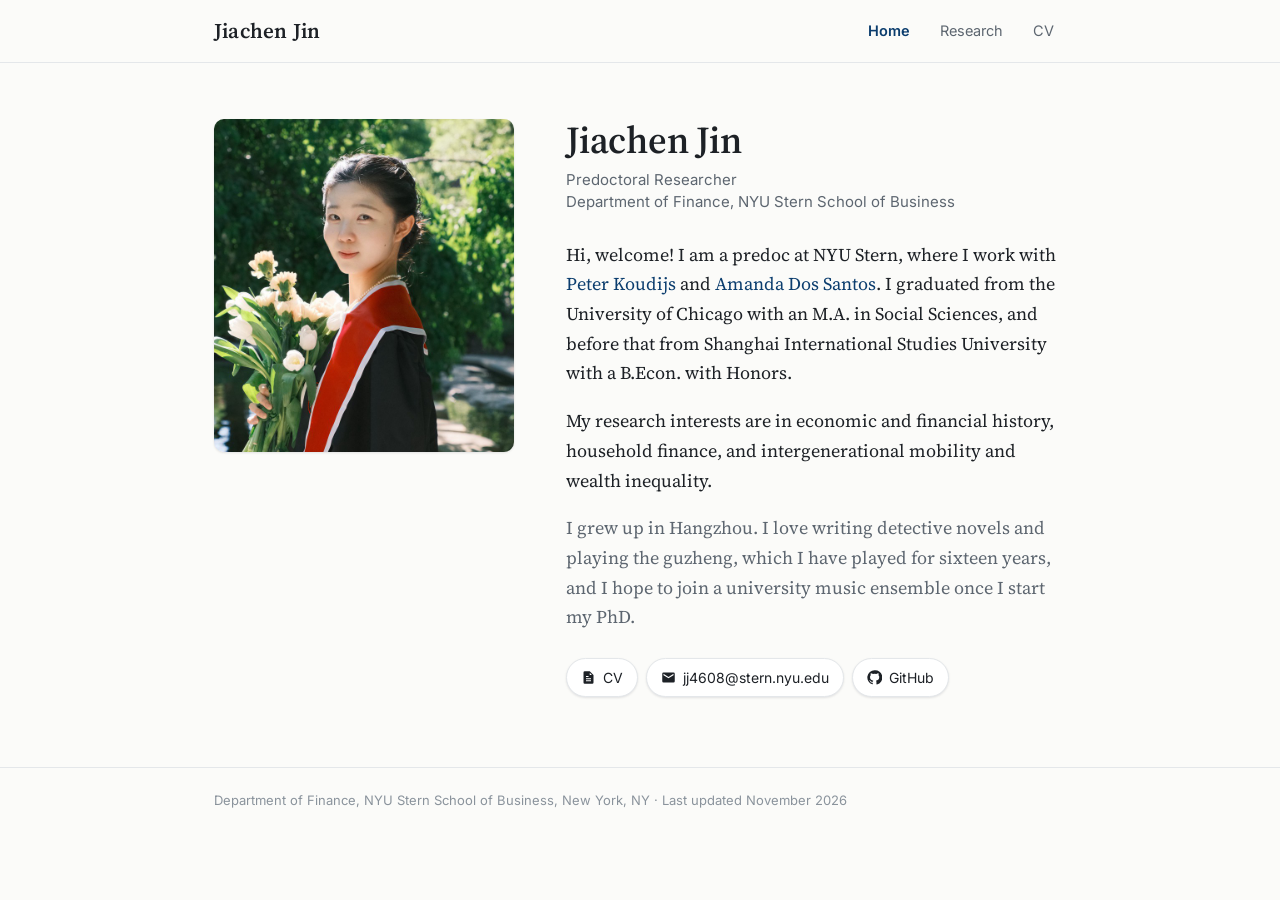
<file: index.html>
<!DOCTYPE html>
<html lang="en">
<head>
<meta charset="utf-8">
<meta name="viewport" content="width=device-width, initial-scale=1">
<title>Jiachen Jin</title>
<meta name="description" content="Jiachen Jin, Predoctoral Researcher, Department of Finance, NYU Stern. Economic and financial history; household finance; intergenerational mobility and wealth inequality.">
<meta name="author" content="Jiachen Jin">
<meta property="og:type" content="profile">
<meta property="og:title" content="Jiachen Jin">
<meta property="og:description" content="Predoctoral Researcher, Department of Finance, NYU Stern.">
<meta property="og:image" content="https://jiachenjin1001.github.io/images/headshot.jpg">
<meta property="og:url" content="https://jiachenjin1001.github.io/">
<link rel="canonical" href="https://jiachenjin1001.github.io/">
<script type="application/ld+json">
{
  "@context": "https://schema.org",
  "@type": "Person",
  "name": "Jiachen Jin",
  "url": "https://jiachenjin1001.github.io/",
  "jobTitle": "Predoctoral Researcher",
  "affiliation": {"@type": "Organization", "name": "NYU Stern School of Business"},
  "sameAs": ["https://github.com/JiachenJin1001"]
}
</script>
<link rel="preconnect" href="https://fonts.googleapis.com">
<link rel="preconnect" href="https://fonts.gstatic.com" crossorigin>
<link href="https://fonts.googleapis.com/css2?family=Inter:wght@400;500;600&family=Source+Serif+4:opsz,wght@8..60,400;8..60,600&display=swap" rel="stylesheet">
<link rel="stylesheet" href="styles.css">
</head>
<body>

<header class="site">
  <div class="wrap">
    <a class="brand" href="./">Jiachen Jin</a>
    <nav>
      <a class="active" href="./">Home</a>
      <a href="research/">Research</a>
      <a href="cv/CV_Jiachen_Jin.pdf" data-goatcounter-click="/cv/CV_Jiachen_Jin.pdf">CV</a>
    </nav>
  </div>
</header>

<main class="wrap">
  <div class="home">
    <div class="portrait">
      <img src="images/headshot.jpg" alt="Portrait of Jiachen Jin" width="300" height="333">
    </div>

    <div class="intro">
      <h1>Jiachen Jin</h1>
      <p class="role">Predoctoral Researcher<br>Department of Finance, NYU Stern School of Business</p>

      <p>
        Hi, welcome! I am a predoc at NYU Stern, where I work with
        <a href="https://www.stern.nyu.edu/faculty/bio/peter-koudijs">Peter Koudijs</a> and
        <a href="https://www.stern.nyu.edu/faculty/bio/amanda-dos-santos">Amanda Dos Santos</a>.
        I graduated from the University of Chicago with an M.A. in Social Sciences, and before that from
        Shanghai International Studies University with a B.Econ. with Honors.
      </p>
      <p>
        My research interests are in economic and financial history, household finance,
        and intergenerational mobility and wealth inequality.
      </p>
      <p class="aside">
        I grew up in Hangzhou. I love writing detective novels and playing the guzheng, which I have played for sixteen years,
        and I hope to join a university music ensemble once I start my PhD.
      </p>

      <div class="chips">
        <a href="cv/CV_Jiachen_Jin.pdf" data-goatcounter-click="/cv/CV_Jiachen_Jin.pdf">
          <svg viewBox="0 0 24 24" aria-hidden="true"><path d="M14 2H6a2 2 0 0 0-2 2v16a2 2 0 0 0 2 2h12a2 2 0 0 0 2-2V8l-6-6zm0 2.5L17.5 8H14V4.5zM8 13h8v1.6H8V13zm0 3.4h8V18H8v-1.6zM8 9.6h4v1.6H8V9.6z"/></svg>CV</a>
        <a href="mailto:jj4608@stern.nyu.edu">
          <svg viewBox="0 0 24 24" aria-hidden="true"><path d="M20 4H4a2 2 0 0 0-2 2v12a2 2 0 0 0 2 2h16a2 2 0 0 0 2-2V6a2 2 0 0 0-2-2zm0 4.2-8 5-8-5V6l8 5 8-5v2.2z"/></svg>jj4608@stern.nyu.edu</a>
        <a href="https://github.com/JiachenJin1001">
          <svg viewBox="0 0 24 24" aria-hidden="true"><path d="M12 .5a11.5 11.5 0 0 0-3.6 22.4c.6.1.8-.3.8-.6v-2c-3.2.7-3.9-1.5-3.9-1.5-.5-1.3-1.3-1.7-1.3-1.7-1-.7.1-.7.1-.7 1.2.1 1.8 1.2 1.8 1.2 1 1.8 2.8 1.3 3.5 1 .1-.8.4-1.3.7-1.6-2.6-.3-5.3-1.3-5.3-5.7 0-1.3.5-2.3 1.2-3.1-.1-.3-.5-1.5.1-3.1 0 0 1-.3 3.2 1.2a11 11 0 0 1 5.8 0c2.2-1.5 3.2-1.2 3.2-1.2.6 1.6.2 2.8.1 3.1.7.8 1.2 1.8 1.2 3.1 0 4.4-2.7 5.4-5.3 5.7.4.4.8 1.1.8 2.2v3.3c0 .3.2.7.8.6A11.5 11.5 0 0 0 12 .5z"/></svg>GitHub</a>
      </div>
    </div>
  </div>
</main>

<footer>
  <div class="wrap">Department of Finance, NYU Stern School of Business, New York, NY · Last updated November 2026</div>
</footer>

<script data-goatcounter="https://claire.goatcounter.com/count" async src="//gc.zgo.at/count.js"></script>
</body>
</html>
</file>
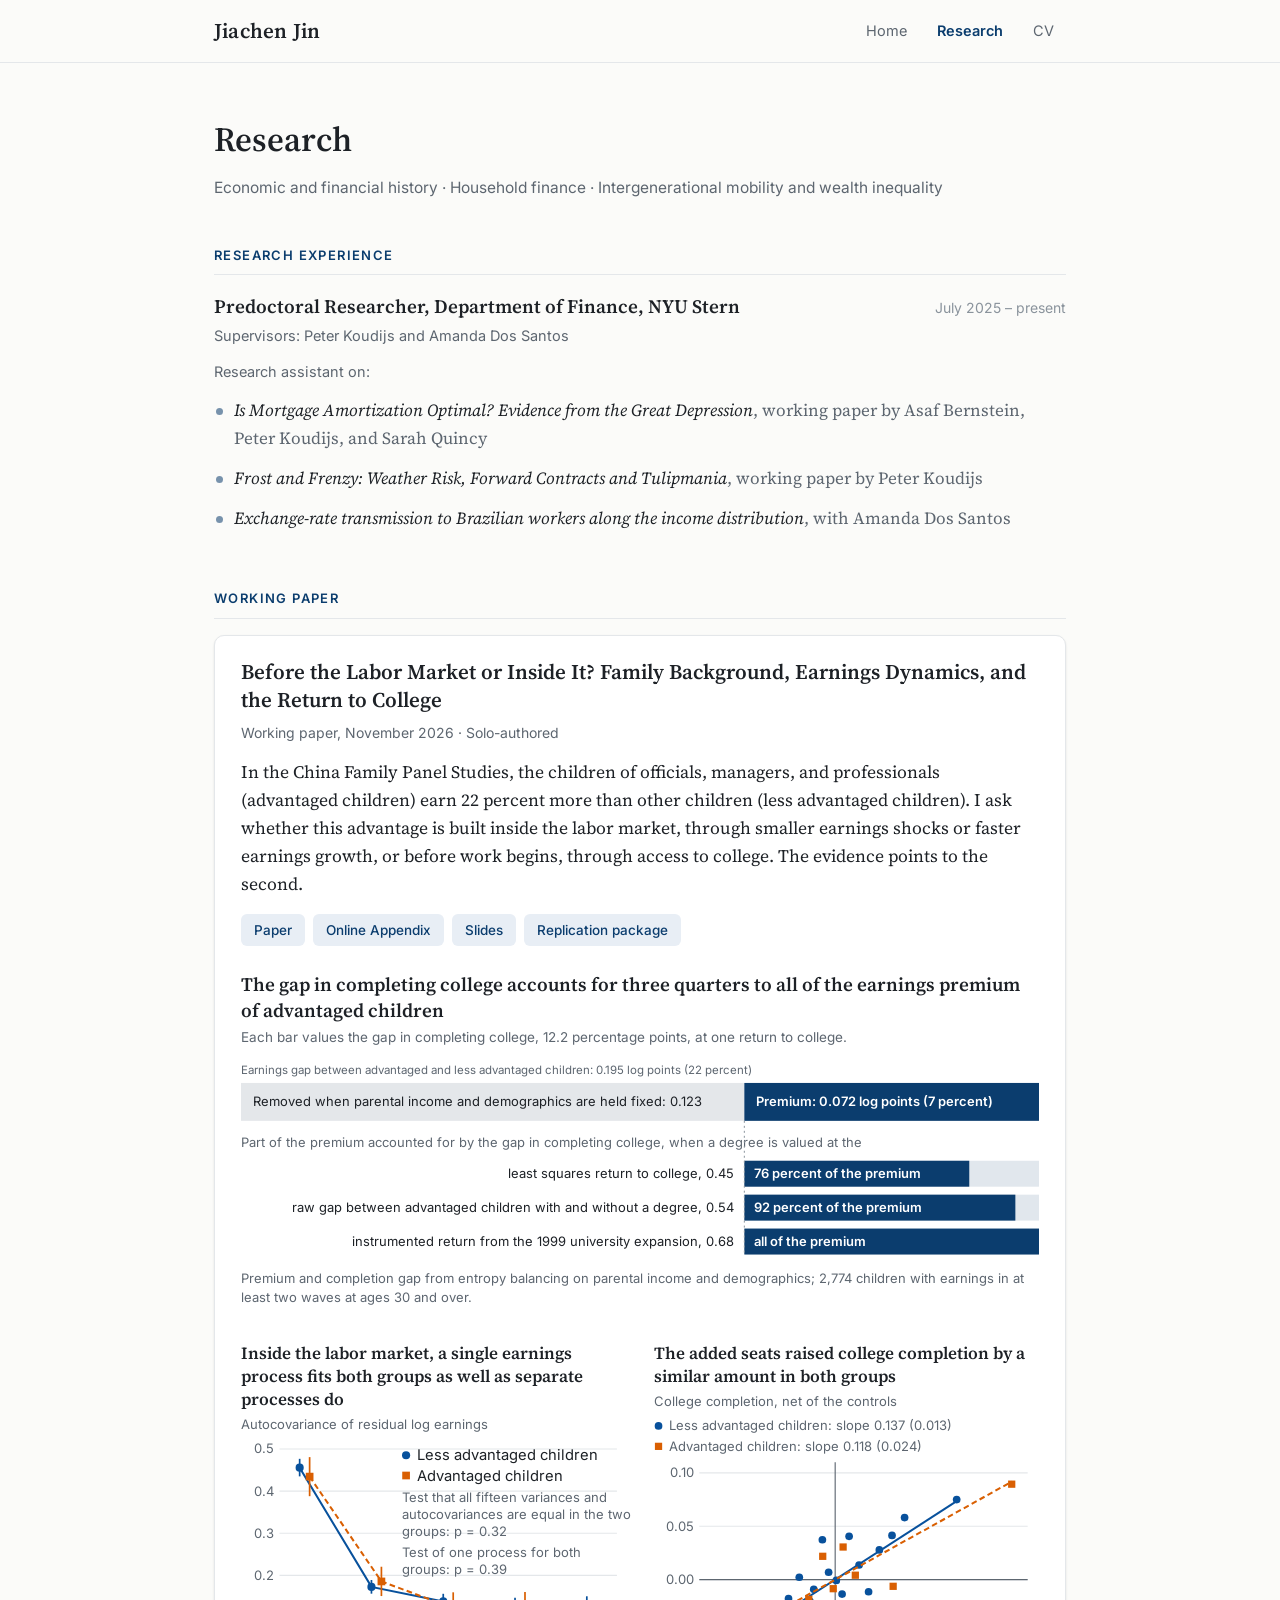
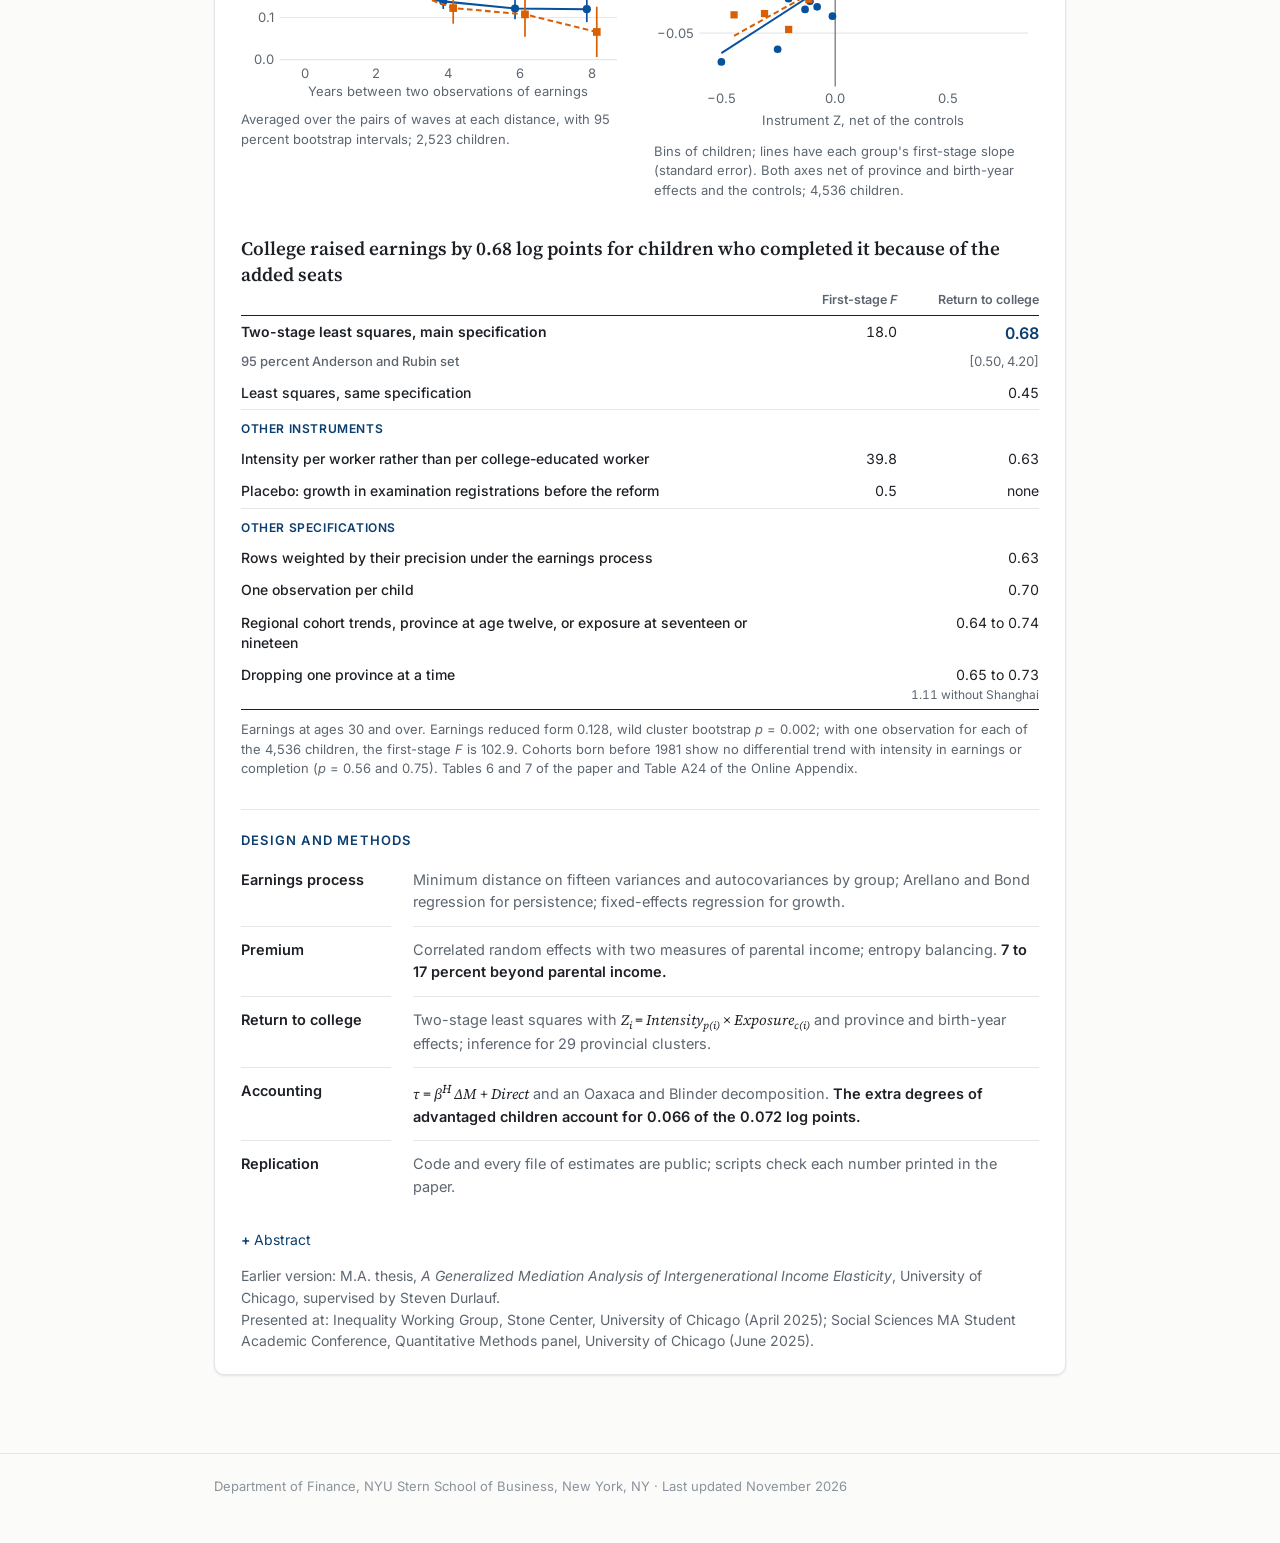
<file: research/index.html>
<!DOCTYPE html>
<html lang="en">
<head>
<meta charset="utf-8">
<meta name="viewport" content="width=device-width, initial-scale=1">
<title>Research | Jiachen Jin</title>
<meta name="description" content="Working paper of Jiachen Jin: in the China Family Panel Studies, the gap in completing college accounts for three quarters to all of the earnings premium of the children of officials, managers, and professionals.">
<meta name="author" content="Jiachen Jin">
<link rel="canonical" href="https://jiachenjin1001.github.io/research/">
<meta name="citation_title" content="Before the Labor Market or Inside It? Family Background, Earnings Dynamics, and the Return to College">
<meta name="citation_author" content="Jin, Jiachen">
<meta name="citation_publication_date" content="2026/11">
<meta name="citation_pdf_url" content="https://jiachenjin1001.github.io/papers/Jin_Family_Background_Earnings.pdf">
<link rel="preconnect" href="https://fonts.googleapis.com">
<link rel="preconnect" href="https://fonts.gstatic.com" crossorigin>
<link href="https://fonts.googleapis.com/css2?family=Inter:wght@400;500;600&family=Source+Serif+4:opsz,wght@8..60,400;8..60,600&display=swap" rel="stylesheet">
<link rel="stylesheet" href="../styles.css">
</head>
<body>

<header class="site">
  <div class="wrap">
    <a class="brand" href="../">Jiachen Jin</a>
    <nav>
      <a href="../">Home</a>
      <a class="active" href="./">Research</a>
      <a href="../cv/CV_Jiachen_Jin.pdf" data-goatcounter-click="/cv/CV_Jiachen_Jin.pdf">CV</a>
    </nav>
  </div>
</header>

<main class="wrap page">
  <h1>Research</h1>
  <p class="lede">Economic and financial history · Household finance · Intergenerational mobility and wealth inequality</p>

  <h2 class="sec">Research Experience</h2>

  <div class="role-block">
    <div class="role-head">
      <h3>Predoctoral Researcher, Department of Finance, NYU Stern</h3>
      <span class="when">July 2025 – present</span>
    </div>
    <p class="sub">Supervisors: Peter Koudijs and Amanda Dos Santos</p>
    <p class="sub">Research assistant on:</p>
    <ul class="projects">
      <li><em>Is Mortgage Amortization Optimal? Evidence from the Great Depression</em><span class="by">, working paper by Asaf Bernstein, Peter Koudijs, and Sarah Quincy</span></li>
      <li><em>Frost and Frenzy: Weather Risk, Forward Contracts and Tulipmania</em><span class="by">, working paper by Peter Koudijs</span></li>
      <li><em>Exchange-rate transmission to Brazilian workers along the income distribution</em><span class="by">, with Amanda Dos Santos</span></li>
    </ul>
  </div>

  <h2 class="sec">Working Paper</h2>

  <article class="card" id="family-background-earnings">
    <h3>Before the Labor Market or Inside It? Family Background, Earnings Dynamics, and the Return to College</h3>
    <p class="meta">Working paper, November 2026 · Solo-authored</p>
    <p class="lead">In the China Family Panel Studies, the children of officials, managers, and professionals (advantaged children) earn 22 percent more than other children (less advantaged children). I ask whether this advantage is built inside the labor market, through smaller earnings shocks or faster earnings growth, or before work begins, through access to college. The evidence points to the second.</p>
    <div class="btns">
      <a href="../papers/Jin_Family_Background_Earnings.pdf" data-goatcounter-click="/papers/Jin_Family_Background_Earnings.pdf">Paper</a>
      <a href="../papers/Jin_Family_Background_Earnings_Online_Appendix.pdf" data-goatcounter-click="/papers/Jin_Family_Background_Earnings_Online_Appendix.pdf">Online Appendix</a>
      <a href="../papers/Jin_Family_Background_Earnings_Slides.pdf" data-goatcounter-click="/papers/Jin_Family_Background_Earnings_Slides.pdf">Slides</a>
      <a href="https://github.com/JiachenJin1001/before-the-labor-market-or-inside-it">Replication package</a>
    </div>

    <figure class="webfig">
      <h4>The gap in completing college accounts for three quarters to all of the earnings premium of advantaged children</h4>
      <p class="sub">Each bar values the gap in completing college, 12.2 percentage points, at one return to college.</p>
      <svg class="wide" viewBox="0 0 800 198" role="img" aria-label="Bar chart. The earnings gap of 0.195 log points splits into 0.123 removed when parental income and demographics are held fixed and a premium of 0.072. The gap in completing college accounts for 76 percent of the premium at the least squares return, 92 percent at the raw gap between advantaged children with and without a degree, and all of it at the instrumented return."><text class="tk" x="0" y="13">Earnings gap between advantaged and less advantaged children: 0.195 log points (22 percent)</text><rect class="neutral" x="0" y="22" width="504.6" height="38"/><rect class="navy" x="504.6" y="22" width="295.4" height="38"/><text class="t ink" x="12" y="45.5">Removed when parental income and demographics are held fixed: 0.123</text><text class="t b white" x="516.6" y="45.5">Premium: 0.072 log points (7 percent)</text><text class="t mut" x="0" y="86">Part of the premium accounted for by the gap in completing college, when a degree is valued at the</text><text class="t ink" text-anchor="end" x="494.6" y="117.5">least squares return to college, 0.45</text><rect class="track" x="504.6" y="100" width="295.4" height="26"/><rect class="navy" x="504.6" y="100" width="225.5" height="26"/><text class="t b white" x="514.6" y="117.5">76 percent of the premium</text><text class="t ink" text-anchor="end" x="494.6" y="151.5">raw gap between advantaged children with and without a degree, 0.54</text><rect class="track" x="504.6" y="134" width="295.4" height="26"/><rect class="navy" x="504.6" y="134" width="271.7" height="26"/><text class="t b white" x="514.6" y="151.5">92 percent of the premium</text><text class="t ink" text-anchor="end" x="494.6" y="185.5">instrumented return from the 1999 university expansion, 0.68</text><rect class="track" x="504.6" y="168" width="295.4" height="26"/><rect class="navy" x="504.6" y="168" width="295.4" height="26"/><text class="t b white" x="514.6" y="185.5">all of the premium</text><line class="guide" x1="504.6" y1="60" x2="504.6" y2="194"/></svg>
      <svg class="narrow" viewBox="0 0 340 278" role="img" aria-label="Bar chart. The earnings gap of 0.195 log points splits into 0.123 removed when parental income and demographics are held fixed and a premium of 0.072. The gap in completing college accounts for 76 percent of the premium at the least squares return, 92 percent at the raw gap between advantaged children with and without a degree, and all of it at the instrumented return."><text class="tk" x="0" y="12">Earnings gap between advantaged and less advantaged</text><text class="tk" x="0" y="27">children: 0.195 log points (22 percent)</text><rect class="neutral" x="0" y="36" width="214.5" height="58"/><rect class="navy" x="214.5" y="36" width="125.5" height="58"/><text class="t ink" x="8" y="53">Removed when parental</text><text class="t ink" x="8" y="69">income and demographics</text><text class="t ink" x="8" y="85">are held fixed: 0.123</text><text class="t b white" x="222.5" y="61">Premium:</text><text class="t b white" x="222.5" y="77">0.072 (7 percent)</text><text class="t mut" x="0" y="116">Part of the premium accounted for by the gap in</text><text class="t mut" x="0" y="132">completing college, when a degree is valued at the</text><text class="t ink" text-anchor="end" x="206.5" y="160">least squares return</text><text class="t ink" text-anchor="end" x="206.5" y="176">to college, 0.45</text><rect class="track" x="214.5" y="146" width="125.5" height="36"/><rect class="navy" x="214.5" y="146" width="95.8" height="36"/><text class="t b white" x="222.5" y="169">76 percent</text><text class="t ink" text-anchor="end" x="206.5" y="206">raw gap, advantaged children</text><text class="t ink" text-anchor="end" x="206.5" y="222">with and without a degree, 0.54</text><rect class="track" x="214.5" y="192" width="125.5" height="36"/><rect class="navy" x="214.5" y="192" width="115.5" height="36"/><text class="t b white" x="222.5" y="215">92 percent</text><text class="t ink" text-anchor="end" x="206.5" y="252">instrumented return from the</text><text class="t ink" text-anchor="end" x="206.5" y="268">1999 university expansion, 0.68</text><rect class="track" x="214.5" y="238" width="125.5" height="36"/><rect class="navy" x="214.5" y="238" width="125.5" height="36"/><text class="t b white" x="222.5" y="261">all</text><line class="guide" x1="214.5" y1="94" x2="214.5" y2="274"/></svg>
      <figcaption>Premium and completion gap from entropy balancing on parental income and demographics; 2,774 children with earnings in at least two waves at ages 30 and over.</figcaption>
    </figure>

    <div class="two">
      <figure class="webfig">
        <h4>Inside the labor market, a single earnings process fits both groups as well as separate processes do</h4>
        <svg viewBox="0 0 340 252" role="img" aria-label="Line chart of the autocovariance of residual log earnings by the number of years between two observations, for advantaged and less advantaged children. The two lines fall from about 0.45 at zero years to about 0.1 at eight years and their 95 percent intervals overlap at every lag."><line class="grid" x1="34" x2="332" y1="216.0" y2="216.0"/><text class="tk" text-anchor="end" x="29" y="220.0">0.0</text><line class="grid" x1="34" x2="332" y1="178.8" y2="178.8"/><text class="tk" text-anchor="end" x="29" y="182.8">0.1</text><line class="grid" x1="34" x2="332" y1="141.6" y2="141.6"/><text class="tk" text-anchor="end" x="29" y="145.6">0.2</text><line class="grid" x1="34" x2="332" y1="104.4" y2="104.4"/><text class="tk" text-anchor="end" x="29" y="108.4">0.3</text><line class="grid" x1="34" x2="332" y1="67.2" y2="67.2"/><text class="tk" text-anchor="end" x="29" y="71.2">0.4</text><line class="grid" x1="34" x2="332" y1="30.0" y2="30.0"/><text class="tk" text-anchor="end" x="29" y="34.0">0.5</text><polyline class="ln less" points="51.8,46.5 115.2,151.8 178.6,164.6 242.0,170.9 305.4,171.5"/><line class="ci less" x1="51.8" x2="51.8" y1="54.2" y2="38.7"/><circle class="pt less" cx="51.8" cy="46.5" r="3.6"/><line class="ci less" x1="115.2" x2="115.2" y1="157.8" y2="145.7"/><circle class="pt less" cx="115.2" cy="151.8" r="3.6"/><line class="ci less" x1="178.6" x2="178.6" y1="171.3" y2="157.9"/><circle class="pt less" cx="178.6" cy="164.6" r="3.6"/><line class="ci less" x1="242.0" x2="242.0" y1="180.4" y2="161.4"/><circle class="pt less" cx="242.0" cy="170.9" r="3.6"/><line class="ci less" x1="305.4" x2="305.4" y1="182.9" y2="160.1"/><circle class="pt less" cx="305.4" cy="171.5" r="3.6"/><polyline class="ln adv dash" points="60.6,54.4 124.0,147.0 187.4,170.5 250.8,176.1 314.2,191.6"/><line class="ci adv" x1="60.6" x2="60.6" y1="71.7" y2="37.2"/><rect class="pt adv" x="57.2" y="51.0" width="6.8" height="6.8"/><line class="ci adv" x1="124.0" x2="124.0" y1="159.9" y2="134.0"/><rect class="pt adv" x="120.6" y="143.6" width="6.8" height="6.8"/><line class="ci adv" x1="187.4" x2="187.4" y1="184.3" y2="156.6"/><rect class="pt adv" x="184.0" y="167.1" width="6.8" height="6.8"/><line class="ci adv" x1="250.8" x2="250.8" y1="195.9" y2="156.3"/><rect class="pt adv" x="247.4" y="172.7" width="6.8" height="6.8"/><line class="ci adv" x1="314.2" x2="314.2" y1="213.8" y2="169.3"/><rect class="pt adv" x="310.8" y="188.2" width="6.8" height="6.8"/><text class="tk" text-anchor="middle" x="56.2" y="232">0</text><text class="tk" text-anchor="middle" x="119.6" y="232">2</text><text class="tk" text-anchor="middle" x="183.0" y="232">4</text><text class="tk" text-anchor="middle" x="246.4" y="232">6</text><text class="tk" text-anchor="middle" x="309.8" y="232">8</text><text class="tk" text-anchor="middle" x="183.0" y="248">Years between two observations of earnings</text><text class="tk" x="0" y="12">Autocovariance of residual log earnings</text><circle class="pt less" cx="145.78723404255322" cy="35.58000000000001" r="3.6"/><text class="t ink" x="155.78723404255322" y="40.08000000000001">Less advantaged children</text><rect class="pt adv" x="142.38723404255322" y="50.03600000000001" width="6.8" height="6.8"/><text class="t ink" x="155.78723404255322" y="57.93600000000001">Advantaged children</text><text class="tk" x="141.78723404255322" y="76.5">Test that all fifteen variances and</text><text class="tk" x="141.78723404255322" y="91.5">autocovariances are equal in the two</text><text class="tk" x="141.78723404255322" y="106.5">groups: p = 0.32</text><text class="tk" x="141.78723404255322" y="125.5">Test of one process for both</text><text class="tk" x="141.78723404255322" y="140.5">groups: p = 0.39</text></svg>
        <figcaption>Averaged over the pairs of waves at each distance, with 95 percent bootstrap intervals; 2,523 children.</figcaption>
      </figure>
      <figure class="webfig">
        <h4>The added seats raised college completion by a similar amount in both groups</h4>
        <svg viewBox="0 0 340 300" role="img" aria-label="Binned scatter of college completion on the instrument for advantaged and less advantaged children, both net of the controls. The two fitted lines are nearly parallel, with slopes 0.137 for less advantaged children and 0.118 for advantaged children."><line class="grid" x1="40" x2="330" y1="212.9" y2="212.9"/><text class="tk" text-anchor="end" x="35" y="216.9">−0.05</text><line class="grid" x1="40" x2="330" y1="165.7" y2="165.7"/><text class="tk" text-anchor="end" x="35" y="169.7">0.00</text><line class="grid" x1="40" x2="330" y1="118.6" y2="118.6"/><text class="tk" text-anchor="end" x="35" y="122.6">0.05</text><line class="grid" x1="40" x2="330" y1="71.4" y2="71.4"/><text class="tk" text-anchor="end" x="35" y="75.4">0.10</text><line class="zero" x1="40" x2="330" y1="165.7" y2="165.7"/><line class="zero" x1="160.0" x2="160.0" y1="62" y2="260"/><text class="tk" text-anchor="middle" x="60.0" y="275">−0.5</text><text class="tk" text-anchor="middle" x="160.0" y="275">0.0</text><text class="tk" text-anchor="middle" x="260.0" y="275">0.5</text><line class="ln less" x1="59.5" y1="230.6" x2="267.3" y2="96.4"/><circle class="pt less" cx="59.5" cy="238.4" r="3.4"/><circle class="pt less" cx="109.2" cy="227.2" r="3.4"/><circle class="pt less" cx="118.8" cy="182.5" r="3.4"/><circle class="pt less" cx="128.3" cy="163.6" r="3.4"/><circle class="pt less" cx="133.4" cy="192.0" r="3.4"/><circle class="pt less" cx="137.7" cy="184.8" r="3.4"/><circle class="pt less" cx="141.1" cy="174.3" r="3.4"/><circle class="pt less" cx="144.1" cy="189.7" r="3.4"/><circle class="pt less" cx="148.7" cy="130.5" r="3.4"/><circle class="pt less" cx="154.2" cy="159.2" r="3.4"/><circle class="pt less" cx="157.6" cy="198.0" r="3.4"/><circle class="pt less" cx="161.0" cy="166.4" r="3.4"/><circle class="pt less" cx="166.1" cy="178.5" r="3.4"/><circle class="pt less" cx="172.3" cy="127.5" r="3.4"/><circle class="pt less" cx="181.1" cy="152.8" r="3.4"/><circle class="pt less" cx="189.5" cy="176.4" r="3.4"/><circle class="pt less" cx="199.0" cy="139.5" r="3.4"/><circle class="pt less" cx="210.2" cy="126.7" r="3.4"/><circle class="pt less" cx="221.3" cy="110.9" r="3.4"/><circle class="pt less" cx="267.3" cy="95.0" r="3.4"/><line class="ln adv dash" x1="70.7" y1="215.3" x2="315.9" y2="79.2"/><rect class="pt adv" x="67.5" y="193.6" width="6.4" height="6.4"/><rect class="pt adv" x="94.4" y="192.5" width="6.4" height="6.4"/><rect class="pt adv" x="115.7" y="206.5" width="6.4" height="6.4"/><rect class="pt adv" x="133.5" y="179.9" width="6.4" height="6.4"/><rect class="pt adv" x="145.8" y="141.9" width="6.4" height="6.4"/><rect class="pt adv" x="155.1" y="170.5" width="6.4" height="6.4"/><rect class="pt adv" x="163.8" y="133.7" width="6.4" height="6.4"/><rect class="pt adv" x="174.6" y="158.6" width="6.4" height="6.4"/><rect class="pt adv" x="208.0" y="168.4" width="6.4" height="6.4"/><rect class="pt adv" x="312.7" y="78.2" width="6.4" height="6.4"/><circle class="pt less" cx="4" cy="30" r="3.4"/><text class="tk" x="13" y="34">Less advantaged children: slope 0.137 (0.013)</text><rect class="pt adv" x="0.8" y="44.8" width="6.4" height="6.4"/><text class="tk" x="13" y="52">Advantaged children: slope 0.118 (0.024)</text><text class="tk" text-anchor="middle" x="185.0" y="294">Instrument Z, net of the controls</text><text class="tk" x="0" y="12">College completion, net of the controls</text></svg>
        <figcaption>Bins of children; lines have each group's first-stage slope (standard error). Both axes net of province and birth-year effects and the controls; 4,536 children.</figcaption>
      </figure>
    </div>

    <figure class="webfig restable">
      <h4>College raised earnings by 0.68 log points for children who completed it because of the added seats</h4>
      <div class="scroll"><table class="rt"><thead><tr><th></th><th>First-stage <i>F</i></th><th>Return to college</th></tr></thead>
<tbody class="grp"><tr><th scope="row">Two-stage least squares, main specification</th><td>18.0</td><td class="main">0.68</td></tr>
<tr class="sub"><th scope="row">95 percent Anderson and Rubin set</th><td></td><td>[0.50, 4.20]</td></tr>
<tr><th scope="row">Least squares, same specification</th><td></td><td>0.45</td></tr></tbody>
<tbody class="grp"><tr class="lab"><th colspan="3">Other instruments</th></tr>
<tr><th scope="row">Intensity per worker rather than per college-educated worker</th><td>39.8</td><td>0.63</td></tr>
<tr><th scope="row">Placebo: growth in examination registrations before the reform</th><td>0.5</td><td>none</td></tr></tbody>
<tbody class="grp"><tr class="lab"><th colspan="3">Other specifications</th></tr>
<tr><th scope="row">Rows weighted by their precision under the earnings process</th><td></td><td>0.63</td></tr>
<tr><th scope="row">One observation per child</th><td></td><td>0.70</td></tr>
<tr><th scope="row">Regional cohort trends, province at age twelve, or exposure at seventeen or nineteen</th><td></td><td>0.64 to 0.74</td></tr>
<tr><th scope="row">Dropping one province at a time</th><td></td><td>0.65 to 0.73<span>1.11 without Shanghai</span></td></tr></tbody>
</table></div>
      <figcaption>Earnings at ages 30 and over. Earnings reduced form 0.128, wild cluster bootstrap <i>p</i> = 0.002; with one observation for each of the 4,536 children, the first-stage <i>F</i> is 102.9. Cohorts born before 1981 show no differential trend with intensity in earnings or completion (<i>p</i> = 0.56 and 0.75). Tables 6 and 7 of the paper and Table A24 of the Online Appendix.</figcaption>
    </figure>

    <div class="design">
      <h4>Design and methods</h4>
      <dl>
        <dt>Earnings process</dt>
        <dd>Minimum distance on fifteen variances and autocovariances by group; Arellano and Bond regression for persistence; fixed-effects regression for growth.</dd>
        <dt>Premium</dt>
        <dd>Correlated random effects with two measures of parental income; entropy balancing. <b>7 to 17 percent beyond parental income.</b></dd>
        <dt>Return to college</dt>
        <dd>Two-stage least squares with <span class="eq">Z<sub>i</sub> = Intensity<sub>p(i)</sub> × Exposure<sub>c(i)</sub></span> and province and birth-year effects; inference for 29 provincial clusters.</dd>
        <dt>Accounting</dt>
        <dd><span class="eq">τ = β<sup>H</sup> ΔM + Direct</span> and an Oaxaca and Blinder decomposition. <b>The extra degrees of advantaged children account for 0.066 of the 0.072 log points.</b></dd>
        <dt>Replication</dt>
        <dd>Code and every file of estimates are public; scripts check each number printed in the paper.</dd>
      </dl>
    </div>

    <details>
      <summary>Abstract</summary>
      <p>In the China Family Panel Studies, the children of officials, managers, and professionals (advantaged children) earn 22 percent more than other children (less advantaged children). I ask whether this advantage is built inside the labor market, through smaller earnings shocks or faster earnings growth, or before work begins, through access to college. The evidence points to the second. Covariance-structure and panel estimates show that the two groups' earnings processes do not differ: shocks have the same size and persistence, and earnings grow at the same rate. Holding parental income and demographics fixed by correlated random-effects regressions and entropy balancing leaves a premium of 7 to 17 percent. To learn whether the premium runs through college, I estimate the return to college from the 1999 university expansion, with an instrument that interacts provincial growth in seats with each cohort's exposure to the expansion. The added seats raised the chance of completing college by a similar amount in both groups, and for children who completed college because of them, college raised earnings by 0.68 log points, or 19 percent per year of college. A degree also closes the occupational gap between the groups; the point estimates suggest that college raises earnings more for advantaged children, while it raises the chance of holding an official, managerial, or professional job more for less advantaged children. Valued at the return to college, the gap in college completion accounts for three quarters to all of the premium, so what parental occupation passes on beyond income is mostly a four-year degree.</p>
    </details>
    <p class="note">
      Earlier version: M.A. thesis, <em>A Generalized Mediation Analysis of Intergenerational Income Elasticity</em>, University of Chicago, supervised by Steven Durlauf.<br>
      Presented at: Inequality Working Group, Stone Center, University of Chicago (April 2025); Social Sciences MA Student Academic Conference, Quantitative Methods panel, University of Chicago (June 2025).
    </p>
  </article>
</main>

<footer>
  <div class="wrap">Department of Finance, NYU Stern School of Business, New York, NY · Last updated November 2026</div>
</footer>

<script data-goatcounter="https://claire.goatcounter.com/count" async src="//gc.zgo.at/count.js"></script>
</body>
</html>
</file>
<file: styles.css>
/* Shared styles for every page of the site */
:root {
  --ink: #1d2126;
  --muted: #5d6670;
  --faint: #8a939c;
  --accent: #0b3d6e;        /* navy, matches the CV */
  --accent-soft: #e8eef5;
  --rule: #e4e7ea;
  --bg: #fbfbf9;
  --card: #ffffff;
  --shadow: 0 1px 2px rgba(16, 24, 40, .05), 0 1px 3px rgba(16, 24, 40, .06);
  --serif: "Source Serif 4", Georgia, "Times New Roman", serif;
  --sans: "Inter", -apple-system, "Segoe UI", Helvetica, Arial, sans-serif;
}
@media (prefers-color-scheme: dark) {
  :root {
    --ink: #e7e9ec; --muted: #a9b1ba; --faint: #7d8690; --accent: #8db8ee; --accent-soft: #1c2735;
    --rule: #2b3138; --bg: #121417; --card: #181b1f; --shadow: none;
  }
}

* { box-sizing: border-box; }
html { scroll-behavior: smooth; }
body {
  margin: 0; background: var(--bg); color: var(--ink);
  font-family: var(--serif); font-size: 18px; line-height: 1.65;
  -webkit-font-smoothing: antialiased;
}
a { color: var(--accent); text-decoration: none; }
a:hover { text-decoration: underline; text-underline-offset: 3px; }
.wrap { max-width: 900px; margin: 0 auto; padding: 0 24px; }

/* Header and navigation */
header.site { position: sticky; top: 0; z-index: 10; background: color-mix(in srgb, var(--bg) 92%, transparent);
  backdrop-filter: blur(6px); border-bottom: 1px solid var(--rule); }
header.site .wrap { display: flex; justify-content: space-between; align-items: center; height: 62px; }
.brand { font-family: var(--serif); font-size: 21px; font-weight: 600; color: var(--ink); letter-spacing: .2px; }
.brand:hover { text-decoration: none; }
nav { display: flex; gap: 6px; font-family: var(--sans); font-size: 14.5px; }
nav a { color: var(--muted); padding: 6px 12px; border-radius: 6px; }
nav a:hover { color: var(--ink); background: var(--accent-soft); text-decoration: none; }
nav a.active { color: var(--accent); font-weight: 600; }

/* Home page */
.home { display: grid; grid-template-columns: 300px 1fr; gap: 52px; align-items: start; padding: 56px 0 40px; }
.portrait img { width: 100%; height: auto; display: block; border-radius: 10px; box-shadow: var(--shadow); }
.portrait .caption { font-family: var(--sans); font-size: 13px; color: var(--faint); margin-top: 10px; text-align: center; }
.intro h1 { font-size: 38px; font-weight: 600; line-height: 1.15; margin: 0 0 6px; letter-spacing: -.2px; }
.intro .role { font-family: var(--sans); font-size: 15px; color: var(--muted); margin: 0 0 26px; line-height: 1.5; }
.intro p { margin: 0 0 18px; }
.intro .aside { color: var(--muted); }
.chips { display: flex; flex-wrap: wrap; gap: 8px; margin: 26px 0 0; font-family: var(--sans); font-size: 14px; }
.chips a { display: inline-flex; align-items: center; gap: 7px; padding: 7px 14px; border: 1px solid var(--rule);
  border-radius: 999px; background: var(--card); color: var(--ink); box-shadow: var(--shadow); }
.chips a:hover { border-color: var(--accent); color: var(--accent); text-decoration: none; }
.chips svg { width: 15px; height: 15px; fill: currentColor; }

/* Inner pages */
.page { padding-top: 48px; padding-bottom: 30px; }
.page h1 { font-size: 34px; font-weight: 600; margin: 0 0 8px; }
.page .lede { font-family: var(--sans); color: var(--muted); font-size: 15.5px; margin: 0 0 34px; }
h2.sec { font-family: var(--sans); font-size: 13px; font-weight: 600; letter-spacing: 1.4px; text-transform: uppercase;
  color: var(--accent); margin: 44px 0 16px; padding-bottom: 8px; border-bottom: 1px solid var(--rule); }

.card { background: var(--card); border: 1px solid var(--rule); border-radius: 10px; padding: 22px 26px; box-shadow: var(--shadow); margin: 0 0 18px; }
.card h3 { font-size: 21px; line-height: 1.35; margin: 0 0 6px; font-weight: 600; }
.card .meta { font-family: var(--sans); font-size: 14px; color: var(--muted); margin: 0 0 14px; }
.btns { display: flex; flex-wrap: wrap; gap: 8px; margin: 0 0 14px; font-family: var(--sans); font-size: 13.5px; }
.btns a { padding: 5px 13px; border-radius: 6px; background: var(--accent-soft); color: var(--accent); font-weight: 500; }
.btns a:hover { background: var(--accent); color: var(--bg); text-decoration: none; }
details summary { cursor: pointer; font-family: var(--sans); font-size: 14px; color: var(--accent); list-style: none; }
details summary::-webkit-details-marker { display: none; }
details summary::before { content: "+ "; font-weight: 600; }
details[open] summary::before { content: "\2212  "; }
details p { font-size: 16.5px; margin: 10px 0 0; }
.figs { display: grid; grid-template-columns: 1fr 1fr; gap: 18px; margin: 18px 0 4px; }
.figs figure { margin: 0; }
.figs img { width: 100%; height: auto; display: block; border-radius: 6px; border: 1px solid var(--rule); background: #fff; }
.figs figcaption { font-family: var(--sans); font-size: 13px; color: var(--muted); line-height: 1.5; margin-top: 8px; }
.note { font-family: var(--sans); font-size: 14px; color: var(--muted); margin: 14px 0 0; line-height: 1.55; }

.role-block { margin: 0 0 26px; }
.role-head { display: flex; justify-content: space-between; align-items: baseline; gap: 12px; flex-wrap: wrap; }
.role-head h3 { font-size: 19px; margin: 0; font-weight: 600; }
.role-head .when { font-family: var(--sans); font-size: 14px; color: var(--faint); }
.role-block .sub { font-family: var(--sans); font-size: 14.5px; color: var(--muted); margin: 2px 0 12px; }
ul.projects { list-style: none; margin: 0; padding: 0; }
ul.projects li { position: relative; padding: 0 0 12px 20px; font-size: 17px; }
ul.projects li::before { content: ""; position: absolute; left: 2px; top: .7em; width: 7px; height: 7px; border-radius: 50%; background: var(--accent); opacity: .55; }
ul.projects .by { color: var(--muted); }
footer { border-top: 1px solid var(--rule); margin-top: 30px; padding: 22px 0 46px; font-family: var(--sans); font-size: 13px; color: var(--faint); }

@media (max-width: 720px) {
  body { font-size: 17px; }
  header.site .wrap { height: 56px; }
  nav a { padding: 6px 8px; }
  .home { grid-template-columns: 1fr; gap: 26px; padding-top: 30px; }
  .portrait { max-width: 260px; }
  .intro h1 { font-size: 32px; }
  .card { padding: 18px 18px; }
  .figs { grid-template-columns: 1fr; }
}

/* Working paper: summary, figures, and design */
.card .lead { font-size: 17.5px; line-height: 1.6; margin: 0 0 16px; }
.webfig { margin: 26px 0 6px; }
.webfig h4 { font-family: var(--serif); font-size: 19px; line-height: 1.35; font-weight: 600; margin: 0 0 4px; color: var(--ink); }
.webfig p.sub { font-family: var(--sans); font-size: 13.5px; line-height: 1.5; color: var(--muted); margin: 0 0 14px; }
.webfig svg { width: 100%; height: auto; display: block; font-family: var(--sans); overflow: visible; }
.webfig figcaption { font-family: var(--sans); font-size: 13px; color: var(--muted); line-height: 1.5; margin-top: 10px; }
.webfig svg.narrow { display: none; }
.two { display: grid; grid-template-columns: 1fr 1fr; gap: 28px; margin-top: 8px; }
.two .webfig h4 { font-size: 17px; }
.restable { margin-top: 30px; }
.restable .scroll { overflow-x: auto; margin: 4px 0 0; }
.restable table.rt { border-collapse: collapse; width: 100%; font-family: var(--sans); font-size: 14px; line-height: 1.45; color: var(--ink); border-bottom: 1.5px solid var(--ink); }
.restable table.rt thead th { font-weight: 600; font-size: 12.5px; color: var(--muted); text-align: right; padding: 0 0 6px 14px; border-bottom: 1.5px solid var(--ink); white-space: nowrap; }
.restable table.rt tbody th { font-weight: 500; text-align: left; padding: 6px 14px 6px 0; vertical-align: top; }
.restable table.rt tbody td { text-align: right; padding: 6px 0 6px 14px; vertical-align: top; white-space: nowrap; font-variant-numeric: tabular-nums; }
.restable table.rt tbody td span { display: block; font-size: 12px; color: var(--muted); }
.restable table.rt tbody.grp + tbody.grp tr:first-child th, .restable table.rt tbody.grp + tbody.grp tr:first-child td { border-top: 1px solid var(--rule); }
.restable table.rt tr.lab th { font-size: 12px; font-weight: 600; letter-spacing: .6px; text-transform: uppercase; color: var(--accent); padding-top: 10px; }
.restable table.rt tr.sub th, .restable table.rt tr.sub td { color: var(--muted); font-size: 13px; padding-top: 0; }
.restable table.rt tbody tr:first-child th { font-weight: 600; }
.restable table.rt td.main { color: var(--accent); font-weight: 600; font-size: 16px; }
.design { margin: 30px 0 6px; padding-top: 20px; border-top: 1px solid var(--rule); }
.design h4 { font-family: var(--sans); font-size: 13px; font-weight: 600; letter-spacing: 1.2px; text-transform: uppercase; color: var(--accent); margin: 0 0 6px; }
.design dl { display: grid; grid-template-columns: 150px 1fr; gap: 0 22px; margin: 0; font-family: var(--sans); font-size: 14.5px; line-height: 1.55; }
.design dt { font-weight: 600; color: var(--ink); padding: 12px 0; border-top: 1px solid var(--rule); }
.design dd { margin: 0; padding: 12px 0; border-top: 1px solid var(--rule); color: var(--muted); }
.design dt:first-of-type, .design dd:first-of-type { border-top: none; }
.design dd b { color: var(--ink); font-weight: 600; }
.design .eq { font-family: var(--serif); font-style: italic; color: var(--ink); white-space: nowrap; }
.design .eq sub { font-size: .72em; }
.card details { margin-top: 18px; }
:root { --f-navy: #0b3d6e; --f-less: #08519c; --f-adv: #d95f02; --f-neutral: #e4e7ea; --f-grid: #e4e7ea; --f-white: #ffffff; }
@media (prefers-color-scheme: dark) { :root { --f-navy: #8db8ee; --f-less: #8db8ee; --f-adv: #f0914a; --f-neutral: #2b3138; --f-grid: #2b3138; --f-white: #121417; } }
svg .t { font-size: 13px; } svg .tk { font-size: 11.5px; fill: var(--muted); } svg .b { font-weight: 600; } svg .ink { fill: var(--ink); } svg .mut { fill: var(--muted); } svg .white { fill: var(--f-white); }
svg .neutral { fill: var(--f-neutral); } svg .navy { fill: var(--f-navy); } svg .track { fill: color-mix(in srgb, var(--f-navy) 12%, transparent); }
svg .guide { stroke: var(--faint); stroke-width: 1; stroke-dasharray: 2 3; } svg .grid { stroke: var(--f-grid); stroke-width: 1; } svg .zero { stroke: var(--muted); stroke-width: 1; }
svg .ln { fill: none; stroke-width: 1.8; } svg .dash { stroke-dasharray: 5 3; } svg .ci { stroke-width: 1.5; } svg .less { stroke: var(--f-less); } svg .adv { stroke: var(--f-adv); }
svg .pt.less { fill: var(--f-less); stroke: none; } svg .pt.adv { fill: var(--f-adv); stroke: none; } svg .navyl { stroke: var(--f-navy); } svg .navyf { fill: var(--f-navy); }
svg .ref { fill: var(--card); stroke: var(--f-navy); stroke-width: 1.5; } svg .shade { fill: color-mix(in srgb, var(--f-navy) 7%, transparent); }
@media (max-width: 720px) {
  .webfig svg.wide { display: none; } .webfig svg.narrow { display: block; }
  .two { grid-template-columns: 1fr; gap: 6px; }
  .restable .scroll { overflow-x: visible; }
  .restable table.rt { font-size: 13px; table-layout: fixed; }
  .restable table.rt colgroup, .restable table.rt col { display: none; }
  .restable table.rt thead th:first-child { width: 52%; }
  .restable table.rt thead th { padding-left: 6px; white-space: normal; }
  .restable table.rt tbody td { padding-left: 6px; white-space: normal; }
  .restable table.rt tbody th { padding-right: 6px; }
  .design dl { grid-template-columns: 1fr; } .design dt { padding-bottom: 0; } .design dd { border-top: none; padding-top: 2px; }
  .design dt:first-of-type { border-top: none; }
}
</file>
